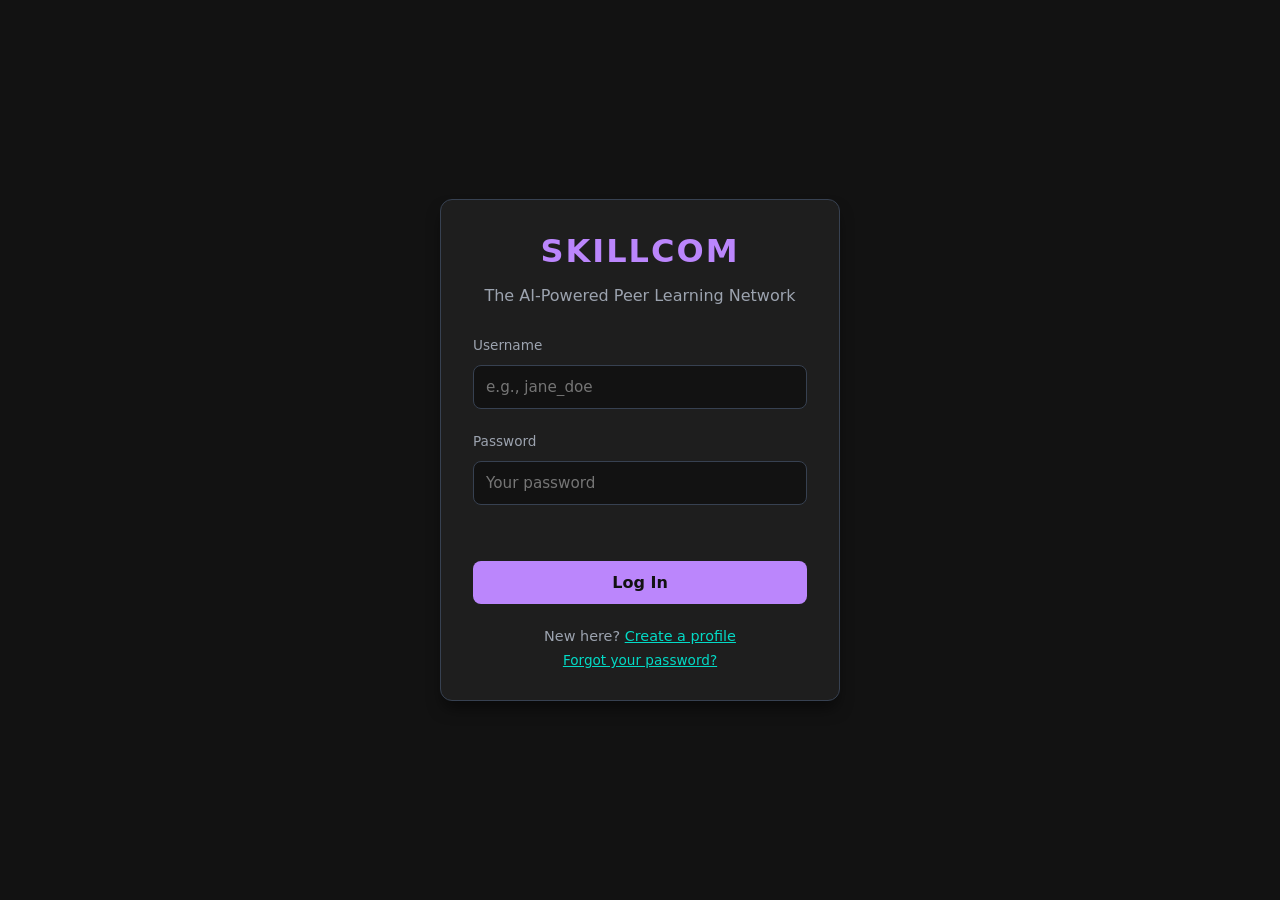
<file: index.html>
<!DOCTYPE html>
<html lang="en">
<head>
    <meta charset="UTF-8">
    <title>Skillcom</title>
    <meta http-equiv="refresh" content="0; url=login.html">
</head>
<body>
    <script>window.location.href = "login.html";</script>
    <p style="font-family: system-ui; color: #9ca3af; padding: 2rem;">Redirecting to Skillcom login…</p>
</body>
</html>
</file>
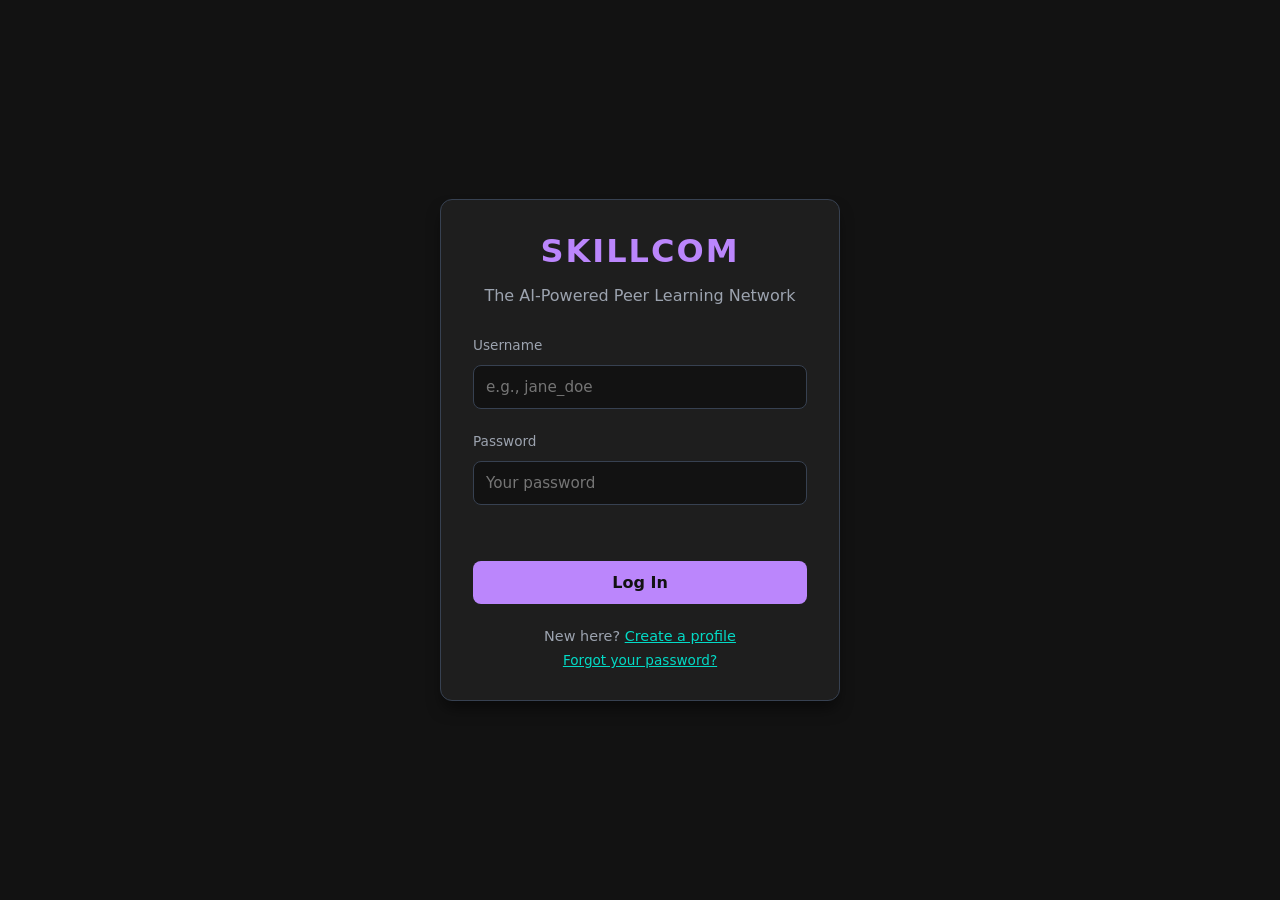
<file: admin-dashboard.html>
<!DOCTYPE html>
<html lang="en">
<head>
    <meta charset="UTF-8">
    <script>(function(){try{document.documentElement.setAttribute("data-theme", localStorage.getItem("skillcom-theme")||"dark");}catch(e){}})();</script>
    <title>Skillcom - Admin Dashboard</title>
    <link rel="stylesheet" href="style.css">
</head>
<body>
    <div class="container">
        <header style="display: flex; justify-content: space-between; align-items: center; border-bottom: 1px solid var(--border-color); padding-bottom: 1rem; margin-bottom: 2rem;">
            <h1 style="color: var(--accent-primary);">ADMIN DASHBOARD</h1>
            <button class="btn btn-outline btn-small" onclick="logout()">Log out</button>
        </header>

        <div class="meetings-tabs">
            <button class="meetings-tab active" data-tab="members">👥 Members</button>
            <button class="meetings-tab" data-tab="recent">🆕 New Logins</button>
            <button class="meetings-tab" data-tab="all">📜 All Logins</button>
        </div>

        <div id="adminContent">
            <p style="color: var(--text-muted);">Loading...</p>
        </div>
    </div>

    <script src="config.js"></script>
    <script src="app-ui.js"></script>
    <script>
        const token = requireAuth();
        let activeTab = "members";
        let membersCache = null;

        function fmtDate(iso) {
            if (!iso) return "-";
            return new Date(iso).toLocaleString();
        }

        function renderMembers(members) {
            const content = document.getElementById('adminContent');
            if (members.length === 0) {
                content.innerHTML = "<p style='color:var(--text-muted);'>No members yet.</p>";
                return;
            }

            content.innerHTML = members.map(m => `
                <div class="meeting-item">
                    <div>
                        <strong>${m.name}</strong> <span style="color:var(--text-muted); font-family:monospace; font-size:0.8rem;">@${m.username}</span>
                        <div class="meeting-meta">
                            ${m.email || 'No email on file'} · ${m.role} · joined ${fmtDate(m.created_at)}
                        </div>
                        <div class="meeting-meta">
                            Teaches: ${m.skills_offered.join(', ') || '—'} &nbsp;|&nbsp; ${m.reputation_token_count} token${m.reputation_token_count === 1 ? '' : 's'}
                        </div>
                    </div>
                    <div style="display:flex; align-items:center; gap:0.75rem;">
                        <span class="status-badge ${m.is_active ? 'confirmed' : ''}" style="${!m.is_active ? 'border-color: var(--danger); color: var(--danger); background: rgba(248,113,113,0.1);' : ''}">
                            ${m.is_active ? 'ACTIVE' : 'REJECTED'}
                        </span>
                        ${m.role === 'admin'
                            ? ''
                            : m.is_active
                                ? `<button class="btn btn-outline btn-small" onclick="rejectMember('${m.id}')">Reject</button>`
                                : `<button class="btn btn-secondary btn-small" onclick="reinstateMember('${m.id}')">Reinstate</button>`
                        }
                    </div>
                </div>
            `).join("");
        }

        function renderLogins(logins, emptyText) {
            const content = document.getElementById('adminContent');
            if (logins.length === 0) {
                content.innerHTML = `<p style="color:var(--text-muted);">${emptyText}</p>`;
                return;
            }
            content.innerHTML = logins.map(l => `
                <div class="meeting-item">
                    <div>
                        <strong>@${l.username}</strong>
                        <div class="meeting-meta">${l.role}</div>
                    </div>
                    <div class="meeting-meta">${fmtDate(l.logged_in_at)}</div>
                </div>
            `).join("");
        }

        async function loadTab() {
            const content = document.getElementById('adminContent');
            content.innerHTML = "<p style='color:var(--text-muted);'>Loading...</p>";

            try {
                if (activeTab === "members") {
                    const res = await fetch(`${API_BASE}/api/admin/members`, { headers: authHeaders() });
                    if (!checkAdminAuth(res)) return;
                    const data = await res.json();
                    membersCache = data.members;
                    renderMembers(data.members);
                } else {
                    const scope = activeTab === "recent" ? "recent" : "all";
                    const res = await fetch(`${API_BASE}/api/admin/logins?scope=${scope}`, { headers: authHeaders() });
                    if (!checkAdminAuth(res)) return;
                    const data = await res.json();
                    renderLogins(data.logins, scope === "recent" ? "No logins in the last 24 hours." : "No login history yet.");
                }
            } catch (err) {
                content.innerHTML = "<p class='error-text'>Cannot reach the Skillcom server. Is main.py running?</p>";
            }
        }

        function checkAdminAuth(res) {
            if (res.status === 401) { logout(); return false; }
            if (res.status === 403) {
                alert("Admin access required.");
                window.location.href = "home.html";
                return false;
            }
            return true;
        }

        async function rejectMember(id) {
            if (!confirm("Suspend this member's account? They won't be able to log in until reinstated.")) return;
            const res = await fetch(`${API_BASE}/api/admin/members/${id}/reject`, { method: "POST", headers: authHeaders() });
            if (res.ok) loadTab();
        }

        async function reinstateMember(id) {
            const res = await fetch(`${API_BASE}/api/admin/members/${id}/reinstate`, { method: "POST", headers: authHeaders() });
            if (res.ok) loadTab();
        }

        document.querySelectorAll('.meetings-tab').forEach(tabBtn => {
            tabBtn.addEventListener('click', () => {
                document.querySelectorAll('.meetings-tab').forEach(b => b.classList.remove('active'));
                tabBtn.classList.add('active');
                activeTab = tabBtn.dataset.tab;
                loadTab();
            });
        });

        window.onload = () => {
            const currentUser = JSON.parse(localStorage.getItem('currentUser') || '{}');
            if (currentUser.role !== 'admin') {
                window.location.href = "home.html";
                return;
            }
            loadTab();
        };
    </script>
</body>
</html>
</file>
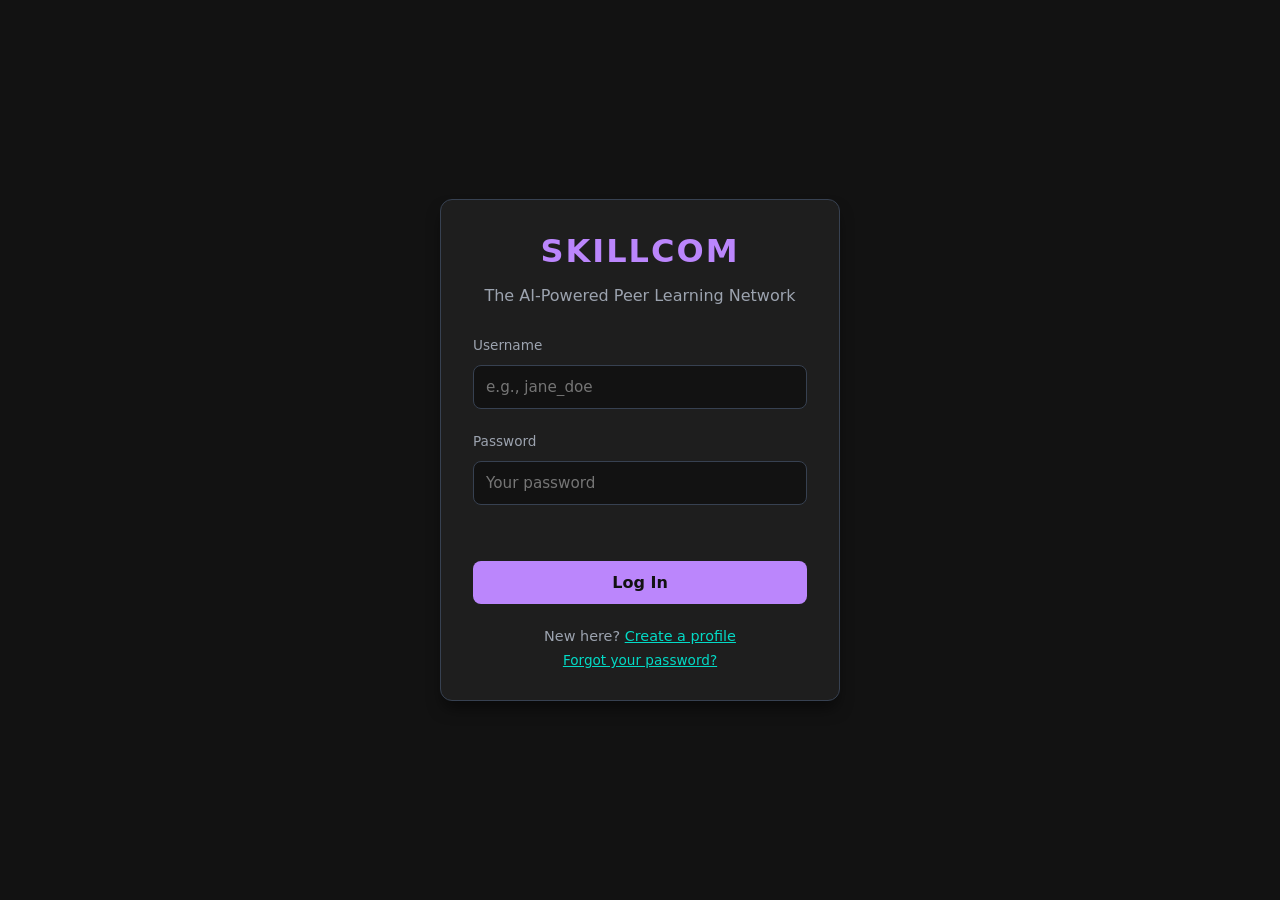
<file: booking.html>
<!DOCTYPE html>
<html lang="en">
<head>
    <meta charset="UTF-8">
    <script>(function(){try{document.documentElement.setAttribute("data-theme", localStorage.getItem("skillcom-theme")||"dark");}catch(e){}})();</script>
    <title>Skillcom - Schedule Barter</title>
    <link rel="stylesheet" href="style.css">
</head>
<body>
    <div class="container" style="display: flex; justify-content: center; align-items: center; min-height: 100vh;">
        <form id="bookingForm" class="card" style="width: 100%; max-width: 500px;">
            <h2 style="margin-bottom: 0.5rem;">Initiate Barter Request</h2>
            <p style="color: var(--text-muted); margin-bottom: 1.5rem;">Define exchange terms with your peer.</p>

            <label>Peer Selected</label>
            <input type="text" id="targetPeer" readonly style="opacity: 0.7; cursor: not-allowed;">

            <label>Your Skill Offer</label>
            <select id="myOffer" required></select>
            <p class="helper-text">Only skills you've selected as ones you teach — set these on your profile.</p>

            <label>Requested Learning Topic</label>
            <select id="requestedTopic" required></select>
            <p class="helper-text">Only skills this peer has listed as ones they teach.</p>

            <label>Proposed Date & Time</label>
            <input type="datetime-local" id="sessionTime" required style="color-scheme: dark;">

            <p class="error-text" id="errorMsg"></p>

            <button type="submit" class="btn btn-secondary">Send Barter Proposal</button>
        </form>
    </div>

    <script src="config.js"></script>
    <script src="app-ui.js"></script>
    <script>
        const token = requireAuth();
        const selectedPeer = JSON.parse(localStorage.getItem('selectedPeer') || '{}');
        const currentUser = JSON.parse(localStorage.getItem('currentUser') || '{}');

        function errorMsgEl() { return document.getElementById('errorMsg'); }
        function disableSubmit() { document.querySelector('#bookingForm button[type="submit"]').disabled = true; }

        function populateSkillDropdowns() {
            const offerSelect = document.getElementById('myOffer');
            const topicSelect = document.getElementById('requestedTopic');

            const myTeachable = currentUser.skills_offered || [];
            const peerTeachable = selectedPeer.skills_offered || [];

            if (myTeachable.length === 0) {
                errorMsgEl().innerText = "You haven't selected any skills you can teach on your profile yet — add at least one before proposing an exchange.";
                disableSubmit();
                return;
            }
            if (peerTeachable.length === 0) {
                errorMsgEl().innerText = `${selectedPeer.name} hasn't listed any skills they can teach yet, so a session can't be proposed.`;
                disableSubmit();
                return;
            }

            myTeachable.forEach(skill => offerSelect.appendChild(new Option(skill, skill)));
            peerTeachable.forEach(skill => topicSelect.appendChild(new Option(skill, skill)));
        }

        window.onload = () => {
            if (!selectedPeer.id) { window.location.href = "home.html"; return; }
            document.getElementById('targetPeer').value = selectedPeer.name;
            populateSkillDropdowns();
        };

        document.getElementById('bookingForm').addEventListener('submit', async (e) => {
            e.preventDefault();
            const errorMsg = document.getElementById('errorMsg');
            errorMsg.innerText = "";

            const payload = {
                to_user: selectedPeer.id,
                my_offer: document.getElementById('myOffer').value,
                topic: document.getElementById('requestedTopic').value,
                session_time: document.getElementById('sessionTime').value
            };

            try {
                const res = await fetch(`${API_BASE}/api/sessions/propose`, {
                    method: "POST",
                    headers: { "Content-Type": "application/json", ...authHeaders() },
                    body: JSON.stringify(payload)
                });
                const data = await res.json();

                if (!res.ok) {
                    errorMsg.innerText = data.detail || "Could not create the session proposal.";
                    return;
                }

                window.location.href = `session.html?id=${data.session_id}`;
            } catch (err) {
                errorMsg.innerText = "Cannot reach the Skillcom server. Is main.py running?";
            }
        });
    </script>
</body>
</html>
</file>
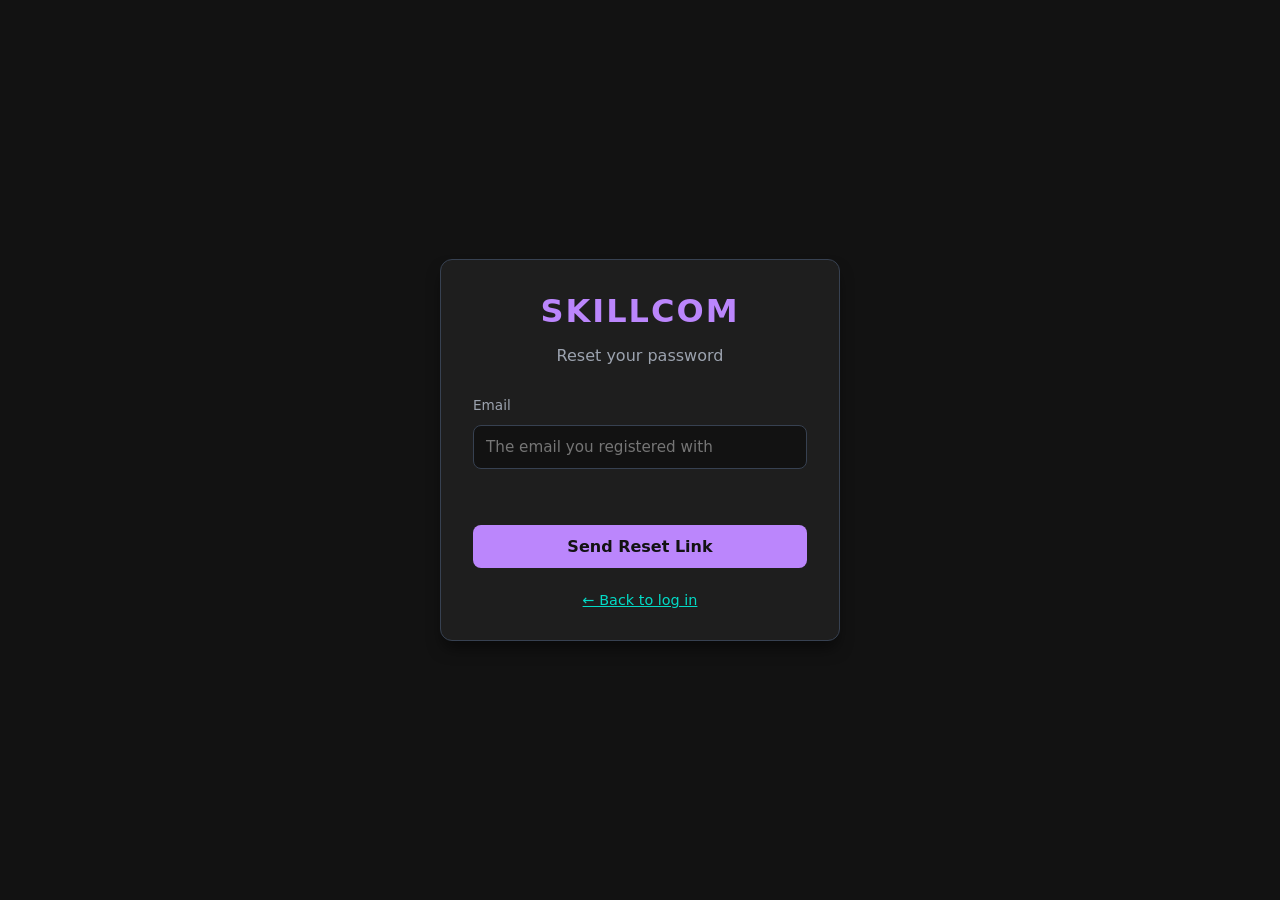
<file: forgot-password.html>
<!DOCTYPE html>
<html lang="en">
<head>
    <meta charset="UTF-8">
    <script>(function(){try{document.documentElement.setAttribute("data-theme", localStorage.getItem("skillcom-theme")||"dark");}catch(e){}})();</script>
    <title>Skillcom - Forgot Password</title>
    <link rel="stylesheet" href="style.css">
</head>
<body style="justify-content: center; align-items: center;">

    <div class="card" style="text-align: center; max-width: 400px; width: 90%;">
        <h1 style="color: var(--accent-primary); letter-spacing: 2px;">SKILLCOM</h1>
        <p style="color: var(--text-muted); margin: 1rem 0 2rem;">Reset your password</p>

        <form id="forgotForm" style="text-align: left;">
            <label>Email</label>
            <input type="email" id="email" required placeholder="The email you registered with">

            <p class="error-text" id="errorMsg"></p>
            <p id="successMsg" style="color: var(--success); font-size: 0.85rem; margin-top: -1rem; margin-bottom: 1rem; display:none;"></p>

            <button type="submit" class="btn">Send Reset Link</button>
        </form>

        <p style="margin-top: 1.5rem; font-size: 0.9rem; color: var(--text-muted);">
            <a href="login.html" style="color: var(--accent-secondary);">← Back to log in</a>
        </p>
    </div>

    <script src="config.js"></script>
    <script src="app-ui.js"></script>
    <script>
        document.getElementById('forgotForm').addEventListener('submit', async (e) => {
            e.preventDefault();
            const errorMsg = document.getElementById('errorMsg');
            const successMsg = document.getElementById('successMsg');
            errorMsg.innerText = "";
            successMsg.style.display = "none";

            const email = document.getElementById('email').value.trim();

            try {
                const res = await fetch(`${API_BASE}/api/password-reset/request`, {
                    method: "POST",
                    headers: { "Content-Type": "application/json" },
                    body: JSON.stringify({ email })
                });
                const data = await res.json();

                if (!res.ok) {
                    errorMsg.innerText = data.detail || "Something went wrong.";
                    return;
                }

                document.getElementById('forgotForm').querySelector('button').disabled = true;
                successMsg.innerText = data.message;
                successMsg.style.display = "block";
            } catch (err) {
                errorMsg.innerText = "Cannot reach the Skillcom server. Is main.py running?";
            }
        });
    </script>
</body>
</html>
</file>
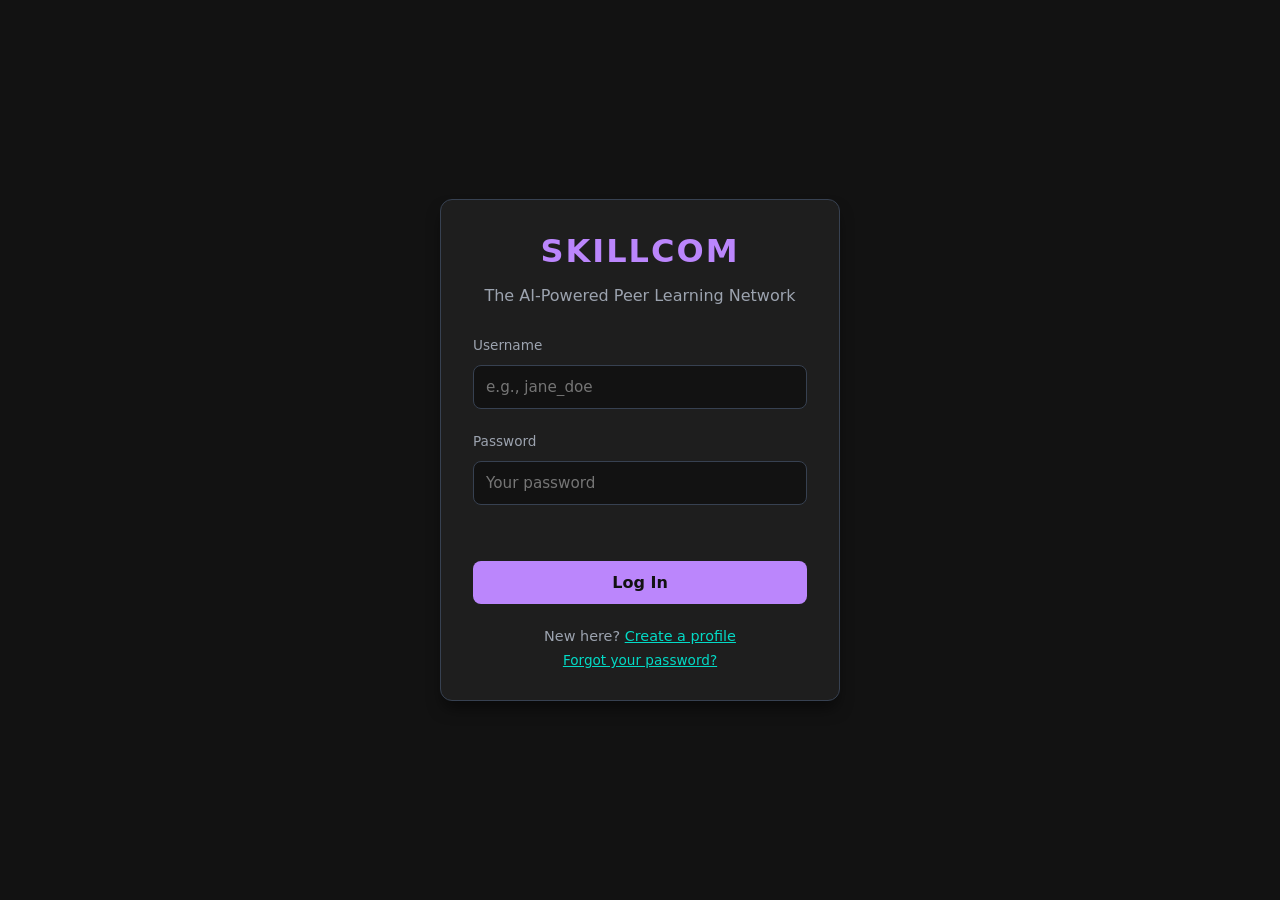
<file: home.html>
<!DOCTYPE html>
<html lang="en">
<head>
    <meta charset="UTF-8">
    <script>(function(){try{document.documentElement.setAttribute("data-theme", localStorage.getItem("skillcom-theme")||"dark");}catch(e){}})();</script>
    <title>Skillcom - Dashboard</title>
    <link rel="stylesheet" href="style.css">
</head>
<body>
    <div class="container">
        <header style="border-bottom: 1px solid var(--border-color); padding-bottom: 1rem; margin-bottom: 1rem;">
            <div style="display: flex; justify-content: space-between; align-items: center;">
                <h1 style="color: var(--accent-primary);">SKILLCOM</h1>
                <div style="display:flex; align-items:center; gap:1.25rem;">
                    <a href="profile.html" style="color: var(--accent-secondary); text-decoration: none;">My Profile</a>
                    <button class="btn btn-outline btn-small" onclick="logout()">Log out</button>
                </div>
            </div>
            <button type="button" class="hamburger-btn" id="hamburgerBtn" aria-label="Open menu">☰</button>
        </header>

        <div class="search-bar">
            <input type="text" id="searchInput" placeholder="Search by skill (e.g. PyTorch) or username...">
            <button class="btn" id="searchBtn">Search</button>
        </div>

        <p id="loadingMsg" style="color: var(--accent-secondary); margin-bottom: 1rem;">Running AI compatibility matching...</p>

        <div id="matchContainer" class="match-grid"></div>
    </div>

    <script src="config.js"></script>
    <script src="app-ui.js"></script>
    <script>
        const token = requireAuth();

        function ringColor(score) {
            if (score >= 70) return "var(--success)";
            if (score >= 40) return "var(--accent-secondary)";
            return "var(--danger)";
        }

        function renderResults(results) {
            const matchContainer = document.getElementById('matchContainer');
            const loadingMsg = document.getElementById('loadingMsg');
            loadingMsg.style.display = 'none';
            matchContainer.innerHTML = "";

            if (!results || results.length === 0) {
                matchContainer.innerHTML = "<p style='color: var(--text-muted);'>No peers found. Try a different skill or username.</p>";
                return;
            }

            results.forEach(peer => {
                const card = document.createElement('div');
                card.className = 'card peer-card';

                const avatarHtml = peer.photo_url
                    ? `<img class="avatar" src="${API_BASE}${peer.photo_url}" alt="${peer.name}">`
                    : `<div class="avatar-placeholder">🎓</div>`;

                const skillChips = peer.skills_offered.map(s => `<span class="skill-chip">${s}</span>`).join("");

                const c = peer.compatibility;
                const color = ringColor(c.match_score);

                card.innerHTML = `
                    <div class="peer-card-header">
                        ${avatarHtml}
                        <div style="flex:1;">
                            <h3 style="margin:0;">${peer.name}</h3>
                            <p style="color: var(--text-muted); font-size: 0.85rem;">@${peer.username}</p>
                        </div>
                        <div class="compat-ring" style="--pct:${c.match_score}; background: conic-gradient(${color} calc(${c.match_score} * 1%), rgba(255,255,255,0.08) 0);" data-label="${c.match_score}%"></div>
                    </div>

                    <div style="margin-top: 1rem;">${skillChips}</div>

                    <div class="token-row">
                        <span class="token-pill">✓ ${c.verified_token_count} verified token${c.verified_token_count === 1 ? '' : 's'}</span>
                        <span>AI trust boost +${c.trust_boost}%</span>
                    </div>

                    <button class="btn" style="padding: 0.6rem; margin-top: 1rem;">View Profile</button>
                `;

                card.addEventListener('click', () => {
                    localStorage.setItem('selectedPeer', JSON.stringify(peer));
                    window.location.href = "peer-profile.html";
                });

                matchContainer.appendChild(card);
            });
        }

        async function search(query) {
            const loadingMsg = document.getElementById('loadingMsg');
            loadingMsg.style.display = 'block';
            loadingMsg.style.color = "var(--accent-secondary)";
            loadingMsg.innerText = "Running AI compatibility matching...";

            try {
                const url = `${API_BASE}/api/users/search?q=${encodeURIComponent(query || "")}`;
                const res = await fetch(url, { headers: authHeaders() });

                if (res.status === 401) { logout(); return; }

                const data = await res.json();
                renderResults(data.results);
            } catch (err) {
                loadingMsg.innerText = "Error: Cannot connect to the Skillcom server. Is main.py running?";
                loadingMsg.style.color = "red";
            }
        }

        document.getElementById('searchBtn').addEventListener('click', () => {
            search(document.getElementById('searchInput').value.trim());
        });
        document.getElementById('searchInput').addEventListener('keydown', (e) => {
            if (e.key === "Enter") search(document.getElementById('searchInput').value.trim());
        });

        // On load, show matches based on the skills the user wants to learn.
        window.onload = () => search("");
    </script>
</body>
</html>
</file>
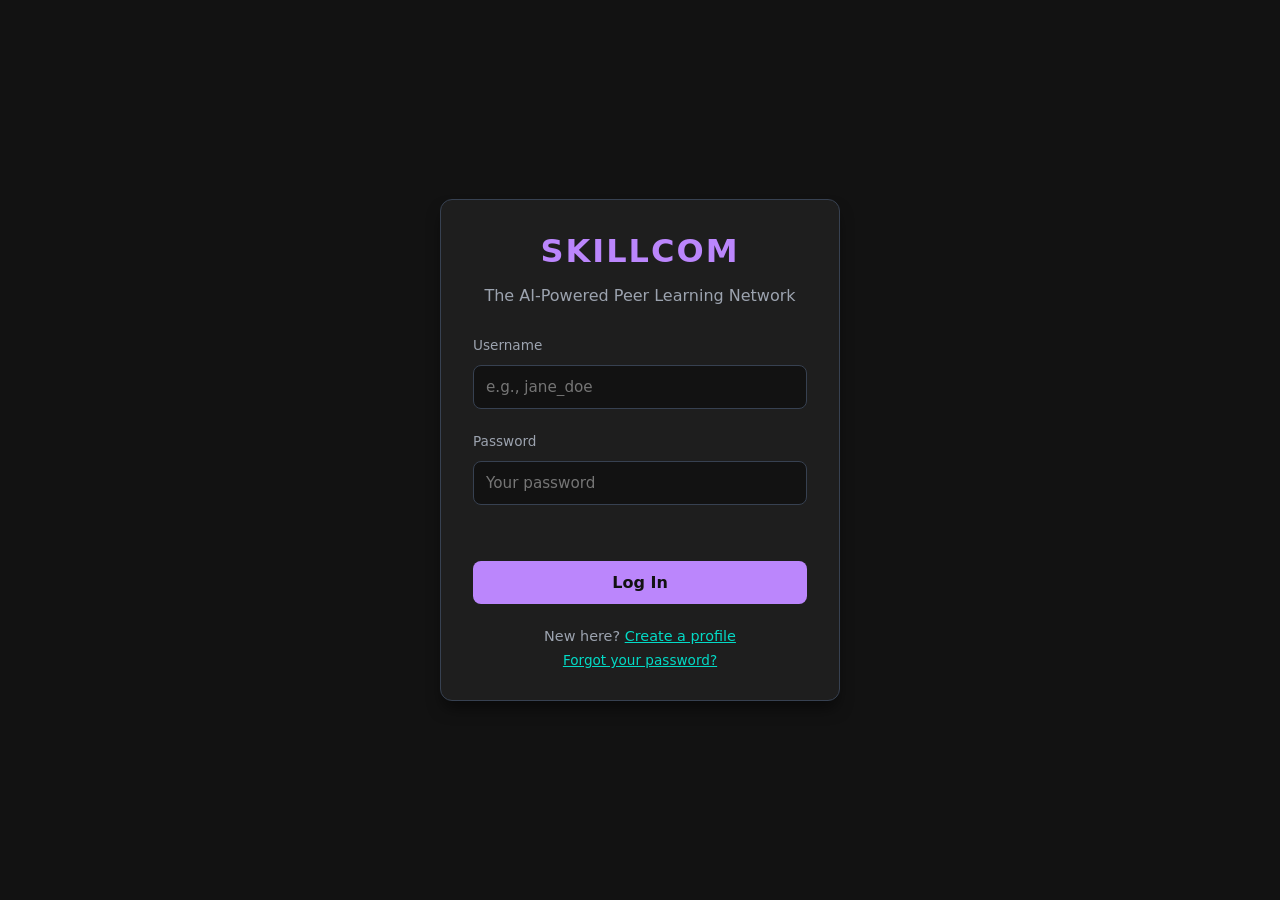
<file: login.html>
<!DOCTYPE html>
<html lang="en">
<head>
    <meta charset="UTF-8">
    <script>(function(){try{document.documentElement.setAttribute("data-theme", localStorage.getItem("skillcom-theme")||"dark");}catch(e){}})();</script>
    <title>Skillcom - Log In</title>
    <link rel="stylesheet" href="style.css">
</head>
<body style="justify-content: center; align-items: center;">

    <div class="card" style="text-align: center; max-width: 400px; width: 90%;">
        <h1 style="color: var(--accent-primary); letter-spacing: 2px;">SKILLCOM</h1>
        <p style="color: var(--text-muted); margin: 1rem 0 2rem;">The AI-Powered Peer Learning Network</p>

        <form id="loginForm" style="text-align: left;">
            <label>Username</label>
            <input type="text" id="username" required autocomplete="username" placeholder="e.g., jane_doe">

            <label>Password</label>
            <input type="password" id="password" required autocomplete="current-password" placeholder="Your password">

            <p class="error-text" id="errorMsg"></p>

            <button type="submit" class="btn">Log In</button>
        </form>

        <p style="margin-top: 1.5rem; font-size: 0.9rem; color: var(--text-muted);">
            New here? <a href="register.html" style="color: var(--accent-secondary);">Create a profile</a>
        </p>
        <p style="margin-top: 0.5rem; font-size: 0.85rem; color: var(--text-muted);">
            <a href="forgot-password.html" style="color: var(--accent-secondary);">Forgot your password?</a>
        </p>
    </div>

    <script src="config.js"></script>
    <script src="app-ui.js"></script>
    <script>
        // If already logged in, skip straight to the right dashboard.
        if (localStorage.getItem('authToken')) {
            const existingUser = JSON.parse(localStorage.getItem('currentUser') || '{}');
            window.location.href = existingUser.role === "admin" ? "admin-dashboard.html" : "home.html";
        }

        document.getElementById('loginForm').addEventListener('submit', async (e) => {
            e.preventDefault();
            const errorMsg = document.getElementById('errorMsg');
            errorMsg.innerText = "";

            const username = document.getElementById('username').value.trim();
            const password = document.getElementById('password').value;

            try {
                const res = await fetch(`${API_BASE}/api/login`, {
                    method: "POST",
                    headers: { "Content-Type": "application/json" },
                    body: JSON.stringify({ username, password })
                });

                const data = await res.json();

                if (!res.ok) {
                    errorMsg.innerText = data.detail || "Login failed.";
                    return;
                }

                localStorage.setItem('authToken', data.access_token);
                localStorage.setItem('currentUser', JSON.stringify(data.user));
                window.location.href = data.user.role === "admin" ? "admin-dashboard.html" : "home.html";
            } catch (err) {
                errorMsg.innerText = "Cannot reach the Skillcom server. Is main.py running?";
            }
        });
    </script>
</body>
</html>
</file>
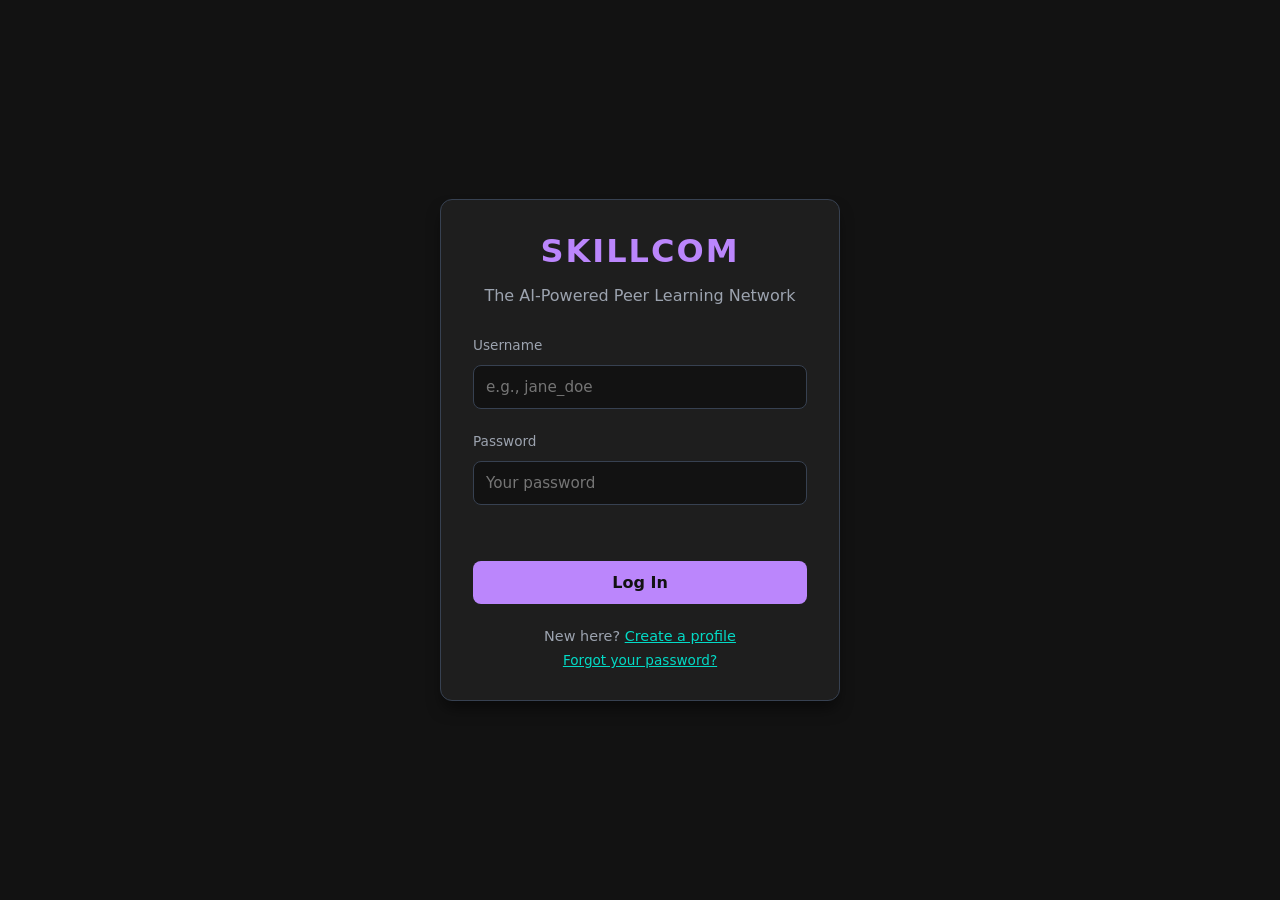
<file: meetings.html>
<!DOCTYPE html>
<html lang="en">
<head>
    <meta charset="UTF-8">
    <script>(function(){try{document.documentElement.setAttribute("data-theme", localStorage.getItem("skillcom-theme")||"dark");}catch(e){}})();</script>
    <title>Skillcom - Meetings</title>
    <link rel="stylesheet" href="style.css">
</head>
<body>
    <div class="container">
        <header style="display: flex; justify-content: space-between; align-items: center; border-bottom: 1px solid var(--border-color); padding-bottom: 1rem; margin-bottom: 2rem;">
            <a href="home.html" style="color: var(--text-muted); text-decoration: none;">← Back to Dashboard</a>
            <h1 style="color: var(--accent-primary); font-size: 1.2rem;">MY MEETINGS</h1>
        </header>

        <div class="meetings-tabs">
            <button class="meetings-tab active" data-tab="arranged">📅 Arranged</button>
            <button class="meetings-tab" data-tab="pending">⏳ Pending</button>
            <button class="meetings-tab" data-tab="occurred">✅ Occurred</button>
        </div>

        <div id="meetingsList">
            <p style="color: var(--text-muted);">Loading meetings...</p>
        </div>
    </div>

    <script src="config.js"></script>
    <script src="app-ui.js"></script>
    <script>
        const token = requireAuth();
        let meetingsData = { pending: [], arranged: [], occurred: [] };
        let activeTab = "arranged";

        const TAB_EMPTY_TEXT = {
            pending: "No pending proposals — waiting on a peer to agree, or propose a new exchange from a peer's profile.",
            arranged: "No arranged meetings yet — once both peers agree to a session, it'll show up here until it happens.",
            occurred: "No meetings have occurred yet.",
        };

        function renderTab() {
            const list = document.getElementById('meetingsList');
            const items = meetingsData[activeTab] || [];

            if (items.length === 0) {
                list.innerHTML = `<p style="color: var(--text-muted);">${TAB_EMPTY_TEXT[activeTab]}</p>`;
                return;
            }

            list.innerHTML = items.map(m => `
                <div class="meeting-item">
                    <div>
                        <strong>${m.topic}</strong>
                        <div class="meeting-meta">
                            with ${m.peer ? m.peer.name : 'Unknown'} · offering ${m.my_offer} · ${m.session_time.replace('T', ' ')}
                        </div>
                    </div>
                    <div style="display:flex; align-items:center; gap:0.75rem;">
                        <span class="status-badge ${m.status === 'CONFIRMED' ? 'confirmed' : ''}">${m.status}</span>
                        <button class="btn btn-secondary btn-small" onclick="window.location.href='session.html?id=${m.session_id}'">Open</button>
                    </div>
                </div>
            `).join("");
        }

        document.querySelectorAll('.meetings-tab').forEach(tabBtn => {
            tabBtn.addEventListener('click', () => {
                document.querySelectorAll('.meetings-tab').forEach(b => b.classList.remove('active'));
                tabBtn.classList.add('active');
                activeTab = tabBtn.dataset.tab;
                renderTab();
            });
        });

        async function loadMeetings() {
            try {
                const res = await fetch(`${API_BASE}/api/meetings`, { headers: authHeaders() });
                if (res.status === 401) { logout(); return; }
                meetingsData = await res.json();
                renderTab();
            } catch (err) {
                document.getElementById('meetingsList').innerHTML =
                    `<p class="error-text">Cannot reach the Skillcom server. Is main.py running?</p>`;
            }
        }

        window.onload = loadMeetings;
    </script>
</body>
</html>
</file>
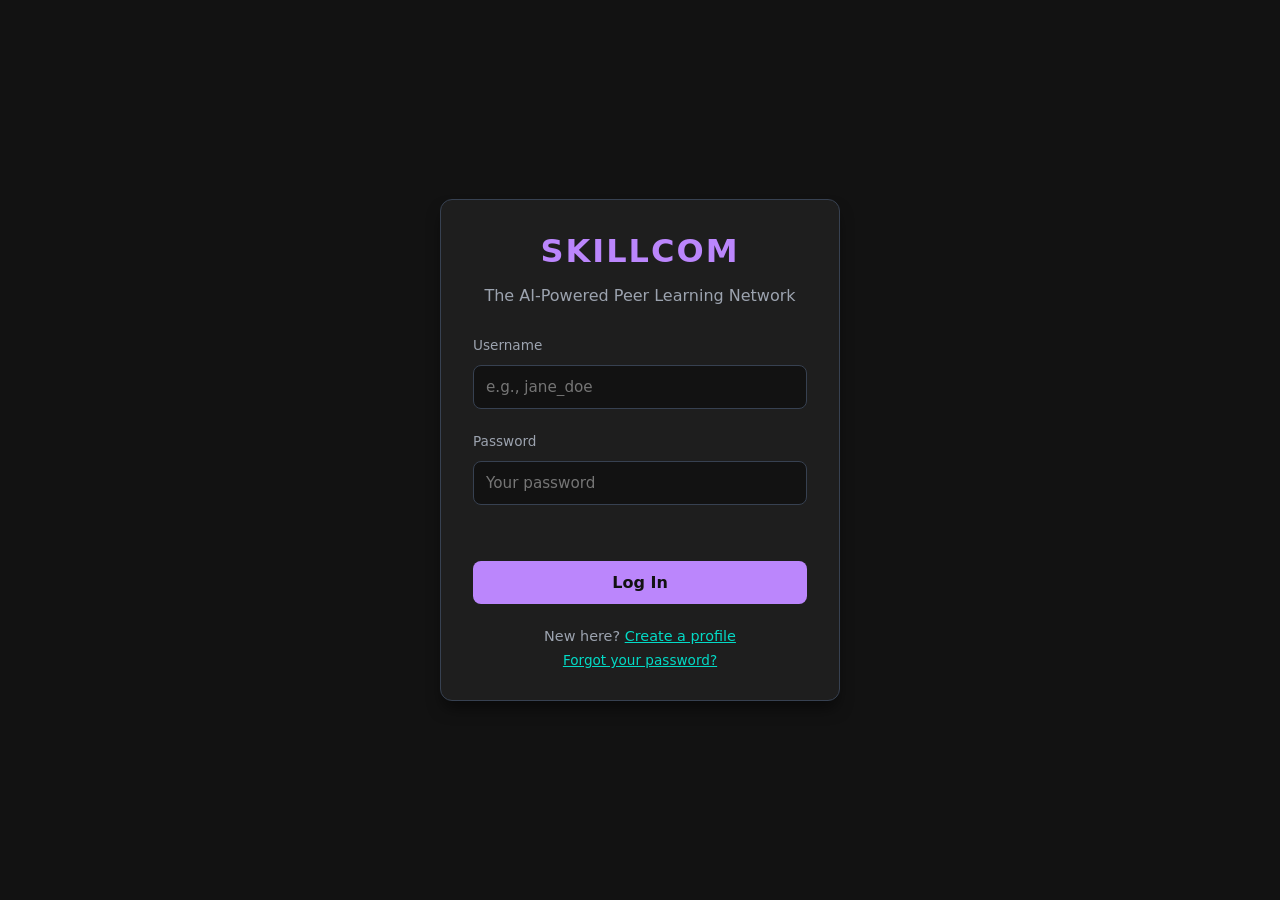
<file: peer-profile.html>
<!DOCTYPE html>
<html lang="en">
<head>
    <meta charset="UTF-8">
    <script>(function(){try{document.documentElement.setAttribute("data-theme", localStorage.getItem("skillcom-theme")||"dark");}catch(e){}})();</script>
    <title>Skillcom - Peer Profile</title>
    <link rel="stylesheet" href="style.css">
</head>
<body>
    <div class="container">
        <header style="display: flex; justify-content: space-between; align-items: center; border-bottom: 1px solid var(--border-color); padding-bottom: 1rem; margin-bottom: 2rem;">
            <a href="home.html" style="color: var(--text-muted); text-decoration: none;">← Back to Dashboard</a>
            <h1 style="color: var(--accent-primary); font-size: 1.2rem;">SKILLCOM PEER</h1>
        </header>

        <div class="card" style="margin-bottom: 1.5rem;">
            <div class="peer-card-header">
                <img class="avatar" id="peerAvatarImg" style="display:none;" alt="Peer photo">
                <div class="avatar-placeholder" id="peerAvatarPlaceholder">🎓</div>
                <div style="flex:1;">
                    <h2 id="peerName">Loading Peer...</h2>
                    <p style="color: var(--accent-secondary); font-family: monospace; font-size: 0.85rem;" id="peerUsername">@...</p>
                </div>
                <div class="compat-ring" id="compatRing" data-label="--"></div>
            </div>

            <h3 style="margin: 1.5rem 0 0.5rem; font-size: 1rem;">Skills Offered (Can Teach)</h3>
            <div id="peerOffers">-</div>

            <h3 style="margin: 1.5rem 0 0.5rem; font-size: 1rem;">Verified On-Chain Reputation Tokens</h3>
            <div id="peerBadges" style="display: flex; gap: 0.5rem; flex-wrap: wrap;">-</div>
        </div>

        <div class="card">
            <h3 style="margin-bottom: 1rem;">Chat with <span id="chatPeerName">peer</span></h3>
            <div class="chat-window" id="chatWindow"></div>
            <div class="chat-input-row">
                <input type="text" id="chatInput" placeholder="Say hi, agree on details, then hit Exchange...">
                <button class="btn btn-secondary" id="sendMsgBtn">Send</button>
            </div>

            <button id="exchangeBtn" class="btn">🤝 Exchange — Propose a Barter Session</button>
        </div>
    </div>

    <script src="config.js"></script>
    <script src="app-ui.js"></script>
    <script>
        const token = requireAuth();
        let pollTimer = null;

        const selectedPeer = JSON.parse(localStorage.getItem('selectedPeer') || '{}');

        function renderPeer(peer) {
            document.getElementById('peerName').innerText = peer.name;
            document.getElementById('peerUsername').innerText = "@" + peer.username;
            document.getElementById('chatPeerName').innerText = peer.name;

            if (peer.photo_url) {
                const img = document.getElementById('peerAvatarImg');
                img.src = `${API_BASE}${peer.photo_url}`;
                img.style.display = 'block';
                document.getElementById('peerAvatarPlaceholder').style.display = 'none';
            }

            document.getElementById('peerOffers').innerHTML = peer.skills_offered
                .map(s => `<span class="skill-chip">${s}</span>`).join("");

            const tokens = peer.reputation_tokens || [];
            document.getElementById('peerBadges').innerHTML = tokens.length
                ? tokens.map(t => `<span class="token-pill">${t.on_chain ? '⛓' : '✓'} ${t.skill} · ${t.id}</span>`).join("")
                : "<span style='color: var(--text-muted); font-size: 0.85rem;'>No tokens minted yet.</span>";

            if (peer.compatibility) {
                const c = peer.compatibility;
                const ring = document.getElementById('compatRing');
                ring.style.background = `conic-gradient(var(--accent-secondary) calc(${c.match_score} * 1%), rgba(255,255,255,0.08) 0)`;
                ring.setAttribute('data-label', c.match_score + '%');
            }
        }

        async function loadPeer() {
            if (!selectedPeer.id) { window.location.href = "home.html"; return; }
            try {
                const res = await fetch(`${API_BASE}/api/users/${selectedPeer.id}`, { headers: authHeaders() });
                if (res.status === 401) { logout(); return; }
                const peer = await res.json();
                localStorage.setItem('selectedPeer', JSON.stringify(peer));
                renderPeer(peer);
            } catch (err) {
                renderPeer(selectedPeer);
            }
        }

        function renderMessages(messages) {
            const chatWindow = document.getElementById('chatWindow');
            const wasAtBottom = chatWindow.scrollTop + chatWindow.clientHeight >= chatWindow.scrollHeight - 10;

            chatWindow.innerHTML = messages.map(m => `
                <div class="chat-bubble ${m.is_mine ? 'mine' : 'theirs'}">${m.text}</div>
            `).join("") || "<p style='color: var(--text-muted); font-size: 0.85rem;'>No messages yet — say hello!</p>";

            if (wasAtBottom || messages.length <= 1) {
                chatWindow.scrollTop = chatWindow.scrollHeight;
            }
        }

        async function pollMessages() {
            try {
                const res = await fetch(`${API_BASE}/api/messages/${selectedPeer.id}`, { headers: authHeaders() });
                if (res.status === 401) { logout(); return; }
                const data = await res.json();
                renderMessages(data.messages);
            } catch (err) { /* silent - keep chat resilient to transient network hiccups */ }
        }

        async function sendMessage() {
            const input = document.getElementById('chatInput');
            const text = input.value.trim();
            if (!text) return;
            input.value = "";

            await fetch(`${API_BASE}/api/messages`, {
                method: "POST",
                headers: { "Content-Type": "application/json", ...authHeaders() },
                body: JSON.stringify({ to_user: selectedPeer.id, text })
            });
            pollMessages();
        }

        document.getElementById('sendMsgBtn').addEventListener('click', sendMessage);
        document.getElementById('chatInput').addEventListener('keydown', (e) => {
            if (e.key === "Enter") sendMessage();
        });

        document.getElementById('exchangeBtn').addEventListener('click', () => {
            window.location.href = "booking.html";
        });

        window.onload = () => {
            renderPeer(selectedPeer);
            loadPeer();
            pollMessages();
            pollTimer = setInterval(pollMessages, 3000);
        };
        window.onbeforeunload = () => { if (pollTimer) clearInterval(pollTimer); };
    </script>
</body>
</html>
</file>
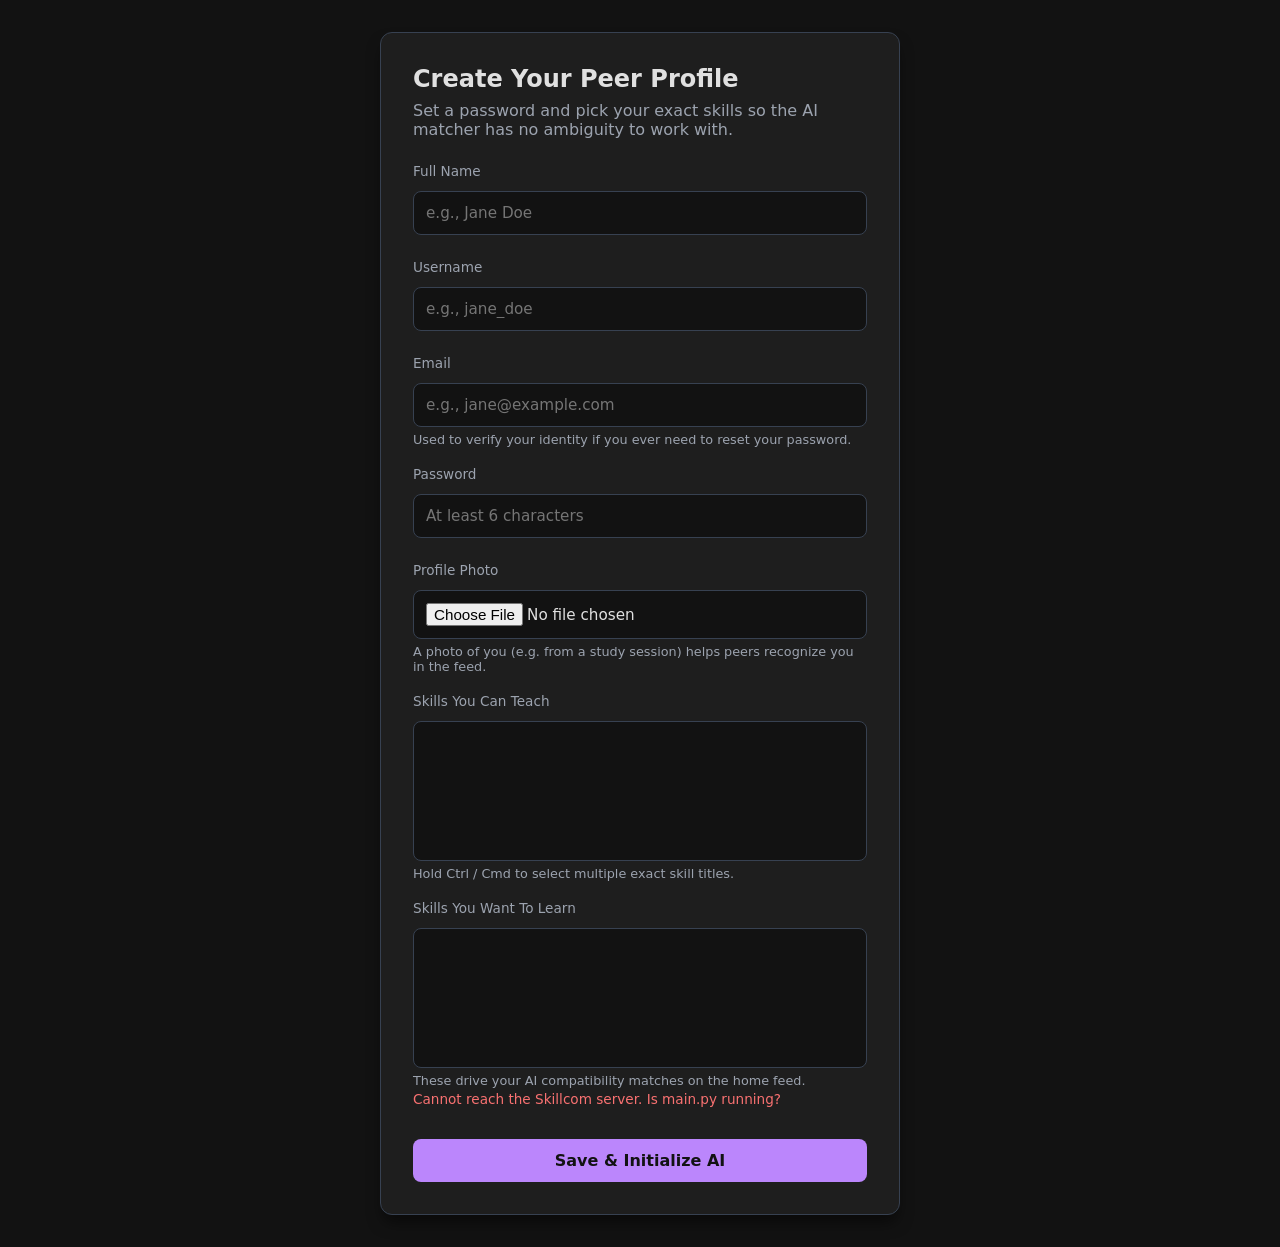
<file: register.html>
<!DOCTYPE html>
<html lang="en">
<head>
    <meta charset="UTF-8">
    <script>(function(){try{document.documentElement.setAttribute("data-theme", localStorage.getItem("skillcom-theme")||"dark");}catch(e){}})();</script>
    <title>Skillcom - Create Profile</title>
    <link rel="stylesheet" href="style.css">
</head>
<body>
    <div class="container" style="display: flex; justify-content: center; align-items: center; min-height: 100vh;">
        <form id="profileForm" class="card" style="width: 100%; max-width: 520px;" enctype="multipart/form-data">
            <h2 style="margin-bottom: 0.5rem;">Create Your Peer Profile</h2>
            <p style="color: var(--text-muted); margin-bottom: 1.5rem;">Set a password and pick your exact skills so the AI matcher has no ambiguity to work with.</p>

            <label>Full Name</label>
            <input type="text" id="name" required placeholder="e.g., Jane Doe">

            <label>Username</label>
            <input type="text" id="username" required placeholder="e.g., jane_doe" pattern="[a-zA-Z0-9_\.]+">

            <label>Email</label>
            <input type="email" id="email" required placeholder="e.g., jane@example.com">
            <p class="helper-text">Used to verify your identity if you ever need to reset your password.</p>

            <label>Password</label>
            <input type="password" id="password" required minlength="6" placeholder="At least 6 characters">

            <label>Profile Photo</label>
            <input type="file" id="photo" accept="image/*">
            <p class="helper-text">A photo of you (e.g. from a study session) helps peers recognize you in the feed.</p>

            <label>Skills You Can Teach</label>
            <select id="skillsOffered" multiple></select>
            <p class="helper-text">Hold Ctrl / Cmd to select multiple exact skill titles.</p>

            <label>Skills You Want To Learn</label>
            <select id="skillsWanted" multiple></select>
            <p class="helper-text">These drive your AI compatibility matches on the home feed.</p>

            <p class="error-text" id="errorMsg"></p>

            <button type="submit" class="btn">Save & Initialize AI</button>
        </form>
    </div>

    <script src="config.js"></script>
    <script src="app-ui.js"></script>
    <script>
        async function loadSkillOptions() {
            try {
                const res = await fetch(`${API_BASE}/api/skills`);
                const data = await res.json();
                const offeredSelect = document.getElementById('skillsOffered');
                const wantedSelect = document.getElementById('skillsWanted');

                data.skills.forEach(skill => {
                    offeredSelect.appendChild(new Option(skill, skill));
                    wantedSelect.appendChild(new Option(skill, skill));
                });
            } catch (err) {
                document.getElementById('errorMsg').innerText = "Cannot reach the Skillcom server. Is main.py running?";
            }
        }
        window.onload = loadSkillOptions;

        document.getElementById('profileForm').addEventListener('submit', async (e) => {
            e.preventDefault();
            const errorMsg = document.getElementById('errorMsg');
            errorMsg.innerText = "";

            const offered = Array.from(document.getElementById('skillsOffered').selectedOptions).map(o => o.value);
            const wanted = Array.from(document.getElementById('skillsWanted').selectedOptions).map(o => o.value);

            if (offered.length === 0 || wanted.length === 0) {
                errorMsg.innerText = "Pick at least one skill you can teach and one you want to learn.";
                return;
            }

            const formData = new FormData();
            formData.append("name", document.getElementById('name').value);
            formData.append("username", document.getElementById('username').value);
            formData.append("email", document.getElementById('email').value);
            formData.append("password", document.getElementById('password').value);
            formData.append("skills_offered", offered.join(","));
            formData.append("skills_wanted", wanted.join(","));

            const photoFile = document.getElementById('photo').files[0];
            if (photoFile) formData.append("photo", photoFile);

            try {
                const res = await fetch(`${API_BASE}/api/register`, {
                    method: "POST",
                    body: formData
                });
                const data = await res.json();

                if (!res.ok) {
                    errorMsg.innerText = data.detail || "Registration failed.";
                    return;
                }

                // Registration succeeded -> send them to log in with their new credentials.
                window.location.href = "login.html";
            } catch (err) {
                errorMsg.innerText = "Cannot reach the Skillcom server. Is main.py running?";
            }
        });
    </script>
</body>
</html>
</file>
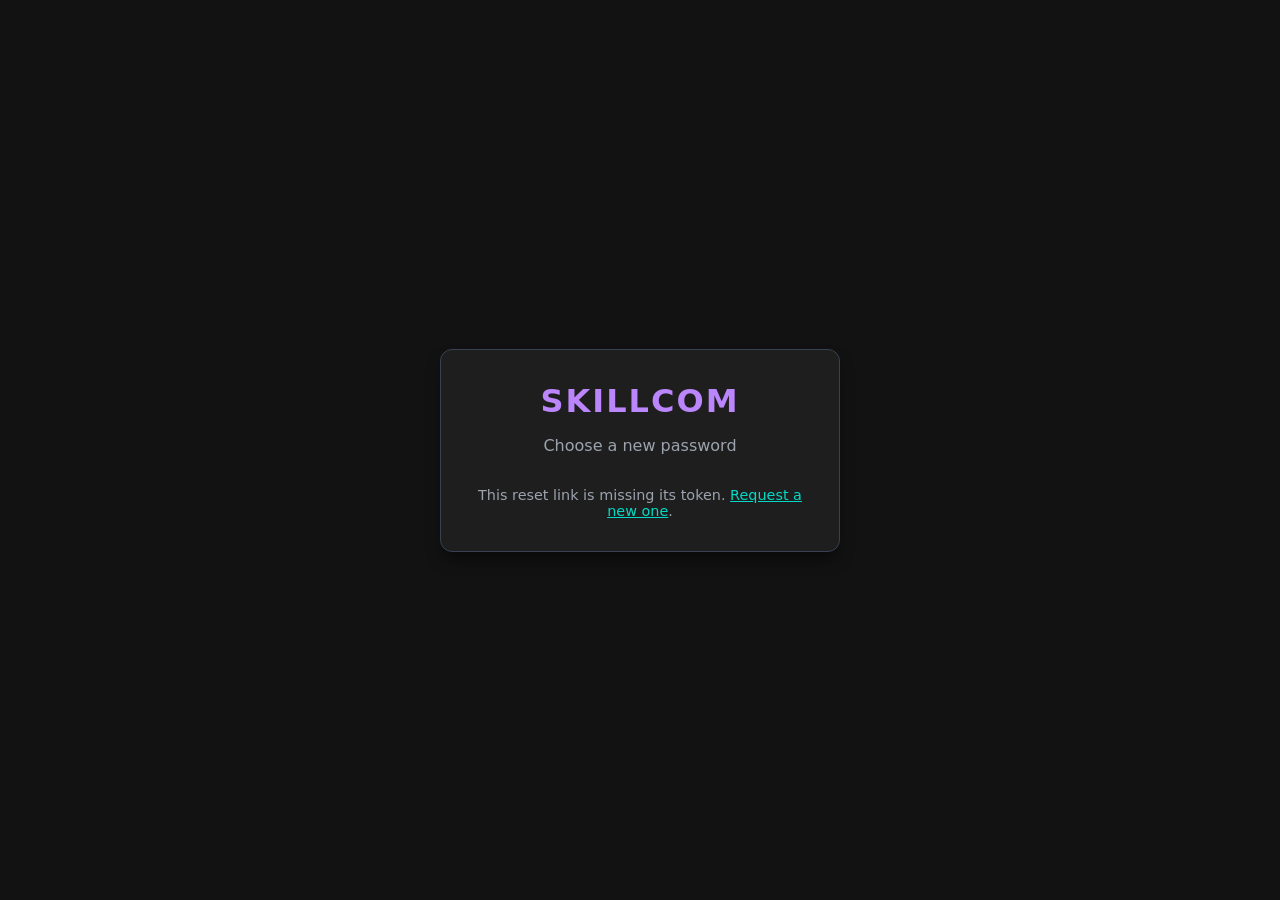
<file: reset-password.html>
<!DOCTYPE html>
<html lang="en">
<head>
    <meta charset="UTF-8">
    <script>(function(){try{document.documentElement.setAttribute("data-theme", localStorage.getItem("skillcom-theme")||"dark");}catch(e){}})();</script>
    <title>Skillcom - Reset Password</title>
    <link rel="stylesheet" href="style.css">
</head>
<body style="justify-content: center; align-items: center;">

    <div class="card" style="text-align: center; max-width: 400px; width: 90%;">
        <h1 style="color: var(--accent-primary); letter-spacing: 2px;">SKILLCOM</h1>
        <p style="color: var(--text-muted); margin: 1rem 0 2rem;">Choose a new password</p>

        <form id="resetForm" style="text-align: left;">
            <label>New Password</label>
            <input type="password" id="newPassword" required minlength="6" placeholder="At least 6 characters">

            <label>Confirm New Password</label>
            <input type="password" id="confirmPassword" required minlength="6" placeholder="Retype your new password">

            <p class="error-text" id="errorMsg"></p>

            <button type="submit" class="btn">Reset Password</button>
        </form>

        <p style="margin-top: 1.5rem; font-size: 0.9rem; color: var(--text-muted);" id="noTokenNote"></p>
    </div>

    <script src="config.js"></script>
    <script src="app-ui.js"></script>
    <script>
        const token = new URLSearchParams(window.location.search).get('token');

        if (!token) {
            document.getElementById('resetForm').style.display = 'none';
            document.getElementById('noTokenNote').innerHTML =
                'This reset link is missing its token. <a href="forgot-password.html" style="color: var(--accent-secondary);">Request a new one</a>.';
        }

        document.getElementById('resetForm').addEventListener('submit', async (e) => {
            e.preventDefault();
            const errorMsg = document.getElementById('errorMsg');
            errorMsg.innerText = "";

            const newPassword = document.getElementById('newPassword').value;
            const confirmPassword = document.getElementById('confirmPassword').value;

            if (newPassword !== confirmPassword) {
                errorMsg.innerText = "Passwords don't match.";
                return;
            }

            try {
                const res = await fetch(`${API_BASE}/api/password-reset/confirm`, {
                    method: "POST",
                    headers: { "Content-Type": "application/json" },
                    body: JSON.stringify({ token, new_password: newPassword })
                });
                const data = await res.json();

                if (!res.ok) {
                    errorMsg.innerText = data.detail || "Could not reset your password.";
                    return;
                }

                window.location.href = "login.html";
            } catch (err) {
                errorMsg.innerText = "Cannot reach the Skillcom server. Is main.py running?";
            }
        });
    </script>
</body>
</html>
</file>
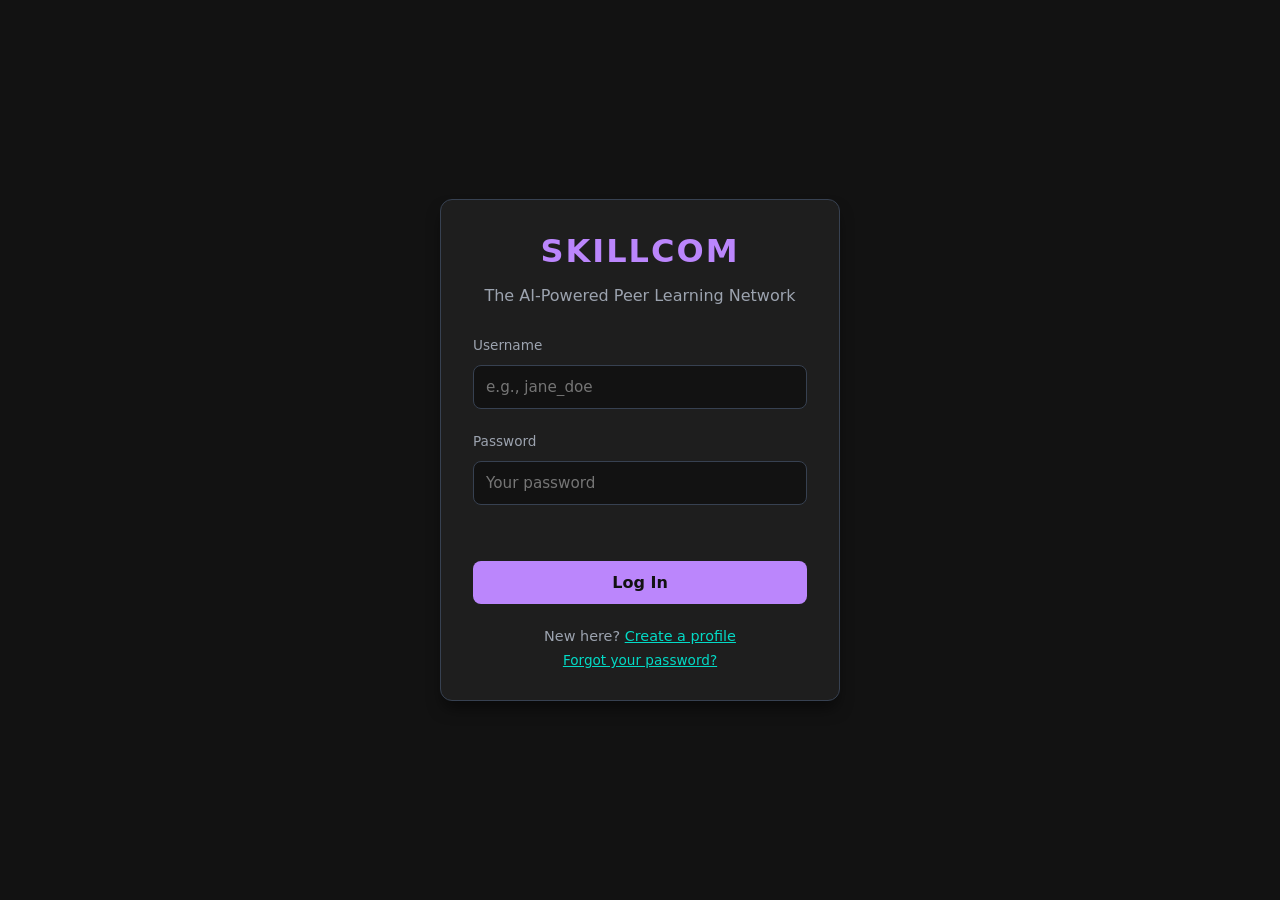
<file: session.html>
<!DOCTYPE html>
<html lang="en">
<head>
    <meta charset="UTF-8">
    <script>(function(){try{document.documentElement.setAttribute("data-theme", localStorage.getItem("skillcom-theme")||"dark");}catch(e){}})();</script>
    <title>Skillcom - Barter Session</title>
    <link rel="stylesheet" href="style.css">
</head>
<body>
    <div class="container">
        <header style="display: flex; justify-content: space-between; align-items: center; border-bottom: 1px solid var(--border-color); padding-bottom: 1rem; margin-bottom: 2rem;">
            <h1 style="color: var(--accent-primary);">BARTER SESSION</h1>
            <span id="sessionStatus" class="status-badge">STATUS: PENDING</span>
        </header>

        <div class="card" style="margin-bottom: 1.5rem;">
            <h2 id="sessionTopic">Topic: -</h2>
            <p style="color: var(--text-muted); margin-top: 0.5rem;" id="sessionDetails">Peer: -</p>
            <p style="color: var(--text-muted); margin-top: 0.25rem;" id="sessionTimeDisplay"></p>
        </div>

        <div class="card" style="border-color: var(--accent-primary);">
            <h3>Confirm the Exchange</h3>
            <p style="color: var(--text-muted); font-size: 0.9rem; margin: 0.5rem 0 1.5rem;" id="agreementHelp">
                Both peers must agree before the session is locked in and reputation tokens are minted.
            </p>

            <button id="agreeBtn" class="btn">Agree to This Session</button>
            <p id="statusText" style="margin-top: 1rem; font-family: monospace; font-size: 0.85rem; color: var(--accent-secondary);"></p>
        </div>
    </div>

    <div class="modal-overlay hidden" id="confirmModal">
        <div class="modal-box">
            <div class="check-icon">✅</div>
            <h2 style="margin-bottom: 0.5rem;">Appointment Created!</h2>
            <p style="color: var(--text-muted); margin-bottom: 1rem;">Both peers have agreed. A reputation token was minted for each of you.</p>
            <p id="mintNote" style="color: var(--text-muted); font-size: 0.85rem; margin-bottom: 1.5rem;"></p>
            <button class="btn btn-secondary" id="downloadReceiptBtn">Download Receipt</button>
            <button class="btn btn-outline" id="backHomeBtn">Back to Dashboard</button>
        </div>
    </div>

    <script src="config.js"></script>
    <script src="app-ui.js"></script>
    <script>
        const token = requireAuth();
        const urlParams = new URLSearchParams(window.location.search);
        const sessionId = urlParams.get('id') || JSON.parse(localStorage.getItem('activeBooking') || '{}').id;
        let pollTimer = null;
        let modalShown = false;

        function setStatusBadge(status) {
            const badge = document.getElementById('sessionStatus');
            badge.innerText = "STATUS: " + status;
            badge.classList.toggle('confirmed', status === 'CONFIRMED');
        }

        async function loadSession() {
            try {
                const res = await fetch(`${API_BASE}/api/sessions/${sessionId}`, { headers: authHeaders() });
                if (res.status === 401) { logout(); return; }
                if (!res.ok) {
                    document.getElementById('statusText').innerText = "Session not found.";
                    return;
                }
                const s = await res.json();

                document.getElementById('sessionTopic').innerText = "Topic: " + s.topic;
                document.getElementById('sessionDetails').innerText =
                    `Peer Partner: ${s.peer ? s.peer.name : '-'} | Exchange: ${s.my_offer}`;
                document.getElementById('sessionTimeDisplay').innerText = "Proposed time: " + s.session_time.replace('T', ' ');

                setStatusBadge(s.status);

                const agreeBtn = document.getElementById('agreeBtn');
                if (s.status === 'CONFIRMED') {
                    agreeBtn.disabled = true;
                    agreeBtn.innerText = "Session Confirmed ✓";
                    document.getElementById('agreementHelp').innerText = "Both peers have agreed — this session is locked in.";
                    if (!modalShown) {
                        modalShown = true;
                        const myToken = (s.minted_tokens || []).find(t => t.user_id === JSON.parse(localStorage.getItem('currentUser') || '{}').id);
                        const mintNote = document.getElementById('mintNote');
                        if (myToken && myToken.on_chain) {
                            mintNote.innerHTML = `⛓ Your token was minted on-chain. <a href="${myToken.explorer_url}" target="_blank" rel="noopener" style="color: var(--accent-secondary);">View transaction</a>`;
                        } else if (myToken) {
                            mintNote.innerText = "Your token was recorded off-chain. Link a wallet on your Profile page to mint future tokens on-chain.";
                        }
                        document.getElementById('confirmModal').classList.remove('hidden');
                        if (pollTimer) clearInterval(pollTimer);
                    }
                } else if (s.i_have_agreed) {
                    agreeBtn.disabled = true;
                    agreeBtn.innerText = "Waiting on your peer to agree...";
                } else {
                    agreeBtn.disabled = false;
                    agreeBtn.innerText = "Agree to This Session";
                }
            } catch (err) {
                document.getElementById('statusText').innerText = "Cannot reach the Skillcom server. Is main.py running?";
            }
        }

        document.getElementById('agreeBtn').addEventListener('click', async () => {
            const statusText = document.getElementById('statusText');
            statusText.innerText = "Registering your agreement with the backend...";
            try {
                const res = await fetch(`${API_BASE}/api/sessions/${sessionId}/agree`, {
                    method: "POST",
                    headers: authHeaders()
                });
                const data = await res.json();
                if (!res.ok) {
                    statusText.innerText = data.detail || "Could not register agreement.";
                    return;
                }
                statusText.innerText = "Agreement recorded.";
                loadSession();
            } catch (err) {
                statusText.innerText = "Cannot reach the Skillcom server.";
            }
        });

        document.getElementById('downloadReceiptBtn').addEventListener('click', async () => {
            const res = await fetch(`${API_BASE}/api/sessions/${sessionId}/receipt`, { headers: authHeaders() });
            if (!res.ok) return;
            const blob = await res.blob();
            const url = window.URL.createObjectURL(blob);
            const a = document.createElement('a');
            a.href = url;
            a.download = `skillcom-receipt-${sessionId}.pdf`;
            document.body.appendChild(a);
            a.click();
            a.remove();
        });

        document.getElementById('backHomeBtn').addEventListener('click', () => {
            window.location.href = "home.html";
        });

        window.onload = () => {
            if (!sessionId) { window.location.href = "home.html"; return; }
            loadSession();
            pollTimer = setInterval(loadSession, 3000);
        };
        window.onbeforeunload = () => { if (pollTimer) clearInterval(pollTimer); };
    </script>
</body>
</html>
</file>
<file: style.css>
:root {
  --bg-base: #121212;
  --bg-surface: #1E1E1E;
  --text-main: #E0E0E0;
  --text-muted: #9ca3af;
  --accent-primary: #BB86FC;
  --accent-secondary: #03DAC6;
  --border-color: #374151;
  --danger: #f87171;
  --success: #4ADE80;
}

/* Light mode: white backgrounds, black body text, a softer/darker purple
   accent (full-saturation purple reads too pale against white). Toggled by
   setting data-theme="light" on <html> — see app-ui.js. */
:root[data-theme="light"] {
  --bg-base: #ffffff;
  --bg-surface: #f7f5fb;
  --text-main: #1a1a1a;
  --text-muted: #6b7280;
  --accent-primary: #7C3AED;
  --accent-secondary: #0891B2;
  --border-color: #e2e0eb;
  --danger: #dc2626;
  --success: #16a34a;
}

* {
  transition: background-color 0.2s ease, border-color 0.2s ease, color 0.2s ease;
}

* {
  box-sizing: border-box;
  margin: 0;
  padding: 0;
  font-family: system-ui, -apple-system, sans-serif;
}

body {
  background-color: var(--bg-base);
  color: var(--text-main);
  display: flex;
  flex-direction: column;
  min-height: 100vh;
}

.container {
  max-width: 900px;
  margin: 0 auto;
  padding: 2rem;
  width: 100%;
}

.card {
  background-color: var(--bg-surface);
  border: 1px solid var(--border-color);
  border-radius: 12px;
  padding: 2rem;
  box-shadow: 0 10px 15px -3px rgba(0, 0, 0, 0.5);
}

.btn {
  display: inline-block;
  background-color: var(--accent-primary);
  color: var(--bg-base);
  font-weight: bold;
  padding: 0.75rem 1.5rem;
  border-radius: 8px;
  border: none;
  cursor: pointer;
  width: 100%;
  text-align: center;
  margin-top: 1rem;
  font-size: 1rem;
}

.btn:disabled {
  opacity: 0.5;
  cursor: not-allowed;
}

.btn-secondary {
  background-color: var(--accent-secondary);
}

.btn-outline {
  background: transparent;
  border: 1px solid var(--accent-primary);
  color: var(--accent-primary);
}

.btn-small {
  width: auto;
  padding: 0.5rem 1rem;
  margin-top: 0;
  font-size: 0.85rem;
}

label {
  display: block;
  font-size: 0.85rem;
  color: var(--text-muted);
  margin-bottom: 0.25rem;
}

input, select, textarea {
  width: 100%;
  background-color: var(--bg-base);
  border: 1px solid var(--border-color);
  color: var(--text-main);
  padding: 0.75rem;
  border-radius: 8px;
  margin-top: 0.5rem;
  margin-bottom: 1.5rem;
  font-size: 0.95rem;
}

select[multiple] {
  min-height: 140px;
}

input:focus, select:focus, textarea:focus {
  outline: none;
  border-color: var(--accent-primary);
}

.error-text {
  color: var(--danger);
  font-size: 0.85rem;
  margin-top: -1rem;
  margin-bottom: 1rem;
  min-height: 1rem;
}

.helper-text {
  color: var(--text-muted);
  font-size: 0.8rem;
  margin-top: -1.2rem;
  margin-bottom: 1.2rem;
}

/* ---------- Search bar ---------- */

.search-bar {
  display: flex;
  gap: 0.75rem;
  margin: 1.5rem 0 2rem;
}

.search-bar input {
  margin: 0;
  flex: 1;
}

.search-bar button {
  margin: 0;
  width: auto;
  padding: 0.75rem 1.5rem;
  white-space: nowrap;
}

/* ---------- Instagram-style feed ---------- */

.match-grid {
  display: grid;
  grid-template-columns: repeat(auto-fit, minmax(260px, 1fr));
  gap: 1.5rem;
}

.peer-card {
  cursor: pointer;
  transition: transform 0.15s ease, border-color 0.15s ease;
}

.peer-card:hover {
  transform: translateY(-2px);
  border-color: var(--accent-primary);
}

.peer-card-header {
  display: flex;
  align-items: center;
  gap: 1rem;
}

.avatar {
  width: 56px;
  height: 56px;
  border-radius: 50%;
  object-fit: cover;
  background: var(--bg-base);
  border: 2px solid var(--accent-secondary);
  flex-shrink: 0;
}

.avatar-placeholder {
  width: 56px;
  height: 56px;
  border-radius: 50%;
  background: var(--bg-base);
  border: 2px solid var(--accent-secondary);
  display: flex;
  align-items: center;
  justify-content: center;
  font-size: 1.4rem;
  flex-shrink: 0;
}

.skill-chip {
  display: inline-block;
  background: rgba(187, 134, 252, 0.12);
  border: 1px solid var(--accent-primary);
  color: var(--accent-primary);
  padding: 0.2rem 0.6rem;
  border-radius: 999px;
  font-size: 0.75rem;
  margin: 0.2rem 0.3rem 0 0;
}

/* AI compatibility ring - conic-gradient donut, colour reflects trust/verification */
.compat-ring {
  --pct: 0;
  width: 64px;
  height: 64px;
  border-radius: 50%;
  background: conic-gradient(var(--accent-secondary) calc(var(--pct) * 1%), rgba(255,255,255,0.08) 0);
  display: flex;
  align-items: center;
  justify-content: center;
  flex-shrink: 0;
}

.compat-ring::before {
  content: attr(data-label);
  width: 50px;
  height: 50px;
  border-radius: 50%;
  background: var(--bg-surface);
  display: flex;
  align-items: center;
  justify-content: center;
  font-size: 0.8rem;
  font-weight: bold;
  color: var(--text-main);
}

.token-row {
  display: flex;
  align-items: center;
  gap: 0.35rem;
  font-size: 0.75rem;
  color: var(--text-muted);
  margin-top: 0.4rem;
}

.token-pill {
  background: rgba(3, 218, 198, 0.12);
  border: 1px solid var(--accent-secondary);
  color: var(--accent-secondary);
  padding: 0.1rem 0.5rem;
  border-radius: 999px;
  font-family: monospace;
}

/* ---------- Chat ---------- */

.chat-window {
  height: 320px;
  overflow-y: auto;
  border: 1px solid var(--border-color);
  border-radius: 8px;
  background: var(--bg-base);
  padding: 1rem;
  display: flex;
  flex-direction: column;
  gap: 0.5rem;
  margin-bottom: 1rem;
}

.chat-bubble {
  max-width: 75%;
  padding: 0.5rem 0.85rem;
  border-radius: 14px;
  font-size: 0.9rem;
  line-height: 1.35;
}

.chat-bubble.mine {
  align-self: flex-end;
  background: var(--accent-primary);
  color: var(--bg-base);
  border-bottom-right-radius: 4px;
}

.chat-bubble.theirs {
  align-self: flex-start;
  background: var(--bg-surface);
  border: 1px solid var(--border-color);
  border-bottom-left-radius: 4px;
}

.chat-input-row {
  display: flex;
  gap: 0.75rem;
  align-items: flex-start;
}

.chat-input-row input {
  margin: 0;
  flex: 1;
}

.chat-input-row button {
  margin: 0;
  width: auto;
  padding: 0.75rem 1.25rem;
}

/* ---------- Modal / popup ---------- */

.modal-overlay {
  position: fixed;
  inset: 0;
  background: rgba(0,0,0,0.6);
  display: flex;
  align-items: center;
  justify-content: center;
  z-index: 100;
}

.modal-box {
  background: var(--bg-surface);
  border: 1px solid var(--accent-secondary);
  border-radius: 12px;
  padding: 2rem;
  max-width: 400px;
  width: 90%;
  text-align: center;
}

.modal-box .check-icon {
  font-size: 3rem;
  margin-bottom: 1rem;
}

.hidden {
  display: none !important;
}

/* ---------- Status badges ---------- */

.status-badge {
  padding: 0.25rem 0.75rem;
  border-radius: 12px;
  font-size: 0.8rem;
  font-weight: bold;
  border: 1px solid var(--accent-secondary);
  color: var(--accent-secondary);
  background: rgba(3, 218, 198, 0.1);
}

.status-badge.confirmed {
  border-color: var(--success);
  color: var(--success);
  background: rgba(74, 222, 128, 0.1);
}

/* ---------- Top loading bar with animated skill icon ---------- */

#skillcomLoader {
  position: fixed;
  top: 0;
  left: 0;
  width: 100%;
  height: 4px;
  background: rgba(187, 134, 252, 0.15);
  z-index: 9999;
  overflow: visible;
  opacity: 0;
  pointer-events: none;
  transition: opacity 0.2s ease;
}

#skillcomLoader.active {
  opacity: 1;
}

#skillcomLoader .loader-fill {
  position: absolute;
  top: 0;
  height: 100%;
  width: 28%;
  border-radius: 2px;
  background: linear-gradient(90deg, var(--accent-primary), var(--accent-secondary));
  animation: skillcom-slide 1.15s cubic-bezier(0.4, 0, 0.2, 1) infinite;
}

#skillcomLoader .loader-icon {
  position: absolute;
  top: -9px;
  font-size: 14px;
  line-height: 1;
  animation: skillcom-slide 1.15s cubic-bezier(0.4, 0, 0.2, 1) infinite;
  filter: drop-shadow(0 0 3px rgba(0, 0, 0, 0.4));
}

@keyframes skillcom-slide {
  0%   { left: -28%; }
  100% { left: 100%; }
}

/* ---------- Hamburger menu trigger ---------- */

.hamburger-btn {
  display: flex;
  align-items: center;
  justify-content: center;
  width: 40px;
  height: 40px;
  border-radius: 10px;
  background: rgba(187, 134, 252, 0.12);
  border: 1px solid var(--accent-primary);
  color: var(--accent-primary);
  cursor: pointer;
  font-size: 1.2rem;
  margin-top: 0.75rem;
}

.hamburger-btn:hover {
  background: rgba(187, 134, 252, 0.22);
}

/* ---------- Pull-out drawer menu ---------- */

.drawer-overlay {
  position: fixed;
  inset: 0;
  background: rgba(0, 0, 0, 0.55);
  opacity: 0;
  pointer-events: none;
  transition: opacity 0.25s ease;
  z-index: 200;
}

.drawer-overlay.open {
  opacity: 1;
  pointer-events: auto;
}

.app-drawer {
  position: fixed;
  top: 0;
  left: 0;
  width: 280px;
  max-width: 85vw;
  height: 100vh;
  background: var(--bg-surface);
  border-right: 1px solid var(--border-color);
  box-shadow: 8px 0 30px rgba(0, 0, 0, 0.35);
  transform: translateX(-100%);
  transition: transform 0.3s cubic-bezier(0.22, 1, 0.36, 1);
  z-index: 201;
  display: flex;
  flex-direction: column;
  padding: 1.5rem;
}

.app-drawer.open {
  transform: translateX(0);
}

.drawer-profile {
  display: flex;
  align-items: center;
  gap: 0.85rem;
  padding-bottom: 1.25rem;
  margin-bottom: 1rem;
  border-bottom: 1px solid var(--border-color);
}

.drawer-avatar {
  width: 48px;
  height: 48px;
  border-radius: 50%;
  object-fit: cover;
  border: 2px solid var(--accent-secondary);
  background: var(--bg-base);
  flex-shrink: 0;
}

.drawer-avatar-placeholder {
  width: 48px;
  height: 48px;
  border-radius: 50%;
  border: 2px solid var(--accent-secondary);
  background: var(--bg-base);
  display: flex;
  align-items: center;
  justify-content: center;
  font-size: 1.3rem;
  flex-shrink: 0;
}

.drawer-nav {
  display: flex;
  flex-direction: column;
  gap: 0.25rem;
}

.drawer-link {
  display: flex;
  align-items: center;
  gap: 0.75rem;
  padding: 0.75rem 0.6rem;
  border-radius: 8px;
  color: var(--text-main);
  text-decoration: none;
  font-size: 0.95rem;
  background: none;
  border: none;
  width: 100%;
  text-align: left;
  cursor: pointer;
  font-family: inherit;
}

.drawer-link:hover {
  background: rgba(187, 134, 252, 0.1);
}

.drawer-link .drawer-icon {
  width: 20px;
  text-align: center;
  font-size: 1.05rem;
}

.drawer-settings-panel {
  margin-top: 0.25rem;
  margin-left: 0.6rem;
  padding: 0.75rem;
  border-left: 2px solid var(--border-color);
  display: none;
  flex-direction: column;
  gap: 0.6rem;
}

.drawer-settings-panel.open {
  display: flex;
}

.theme-toggle-row {
  display: flex;
  align-items: center;
  justify-content: space-between;
  font-size: 0.85rem;
  color: var(--text-muted);
}

.theme-switch {
  position: relative;
  display: inline-block;
  width: 46px;
  height: 24px;
  flex-shrink: 0;
}

.theme-switch input {
  opacity: 0;
  width: 0;
  height: 0;
  margin: 0;
}

.theme-switch .slider {
  position: absolute;
  cursor: pointer;
  inset: 0;
  background: var(--border-color);
  border-radius: 999px;
  transition: background 0.2s ease;
}

.theme-switch .slider::before {
  content: "🌙";
  position: absolute;
  height: 18px;
  width: 18px;
  left: 3px;
  top: 3px;
  border-radius: 50%;
  background: var(--bg-base);
  display: flex;
  align-items: center;
  justify-content: center;
  font-size: 11px;
  transition: transform 0.2s ease;
}

.theme-switch input:checked + .slider {
  background: var(--accent-primary);
}

.theme-switch input:checked + .slider::before {
  content: "☀️";
  transform: translateX(22px);
}

.drawer-footer {
  margin-top: auto;
  padding-top: 1rem;
  border-top: 1px solid var(--border-color);
}

/* ---------- Meetings page ---------- */

.meetings-tabs {
  display: flex;
  gap: 0.5rem;
  margin-bottom: 1.5rem;
  flex-wrap: wrap;
}

.meetings-tab {
  padding: 0.5rem 1rem;
  border-radius: 999px;
  border: 1px solid var(--border-color);
  background: var(--bg-surface);
  color: var(--text-muted);
  cursor: pointer;
  font-size: 0.85rem;
  font-family: inherit;
}

.meetings-tab.active {
  border-color: var(--accent-primary);
  color: var(--accent-primary);
  background: rgba(187, 134, 252, 0.1);
}

.meeting-item {
  display: flex;
  justify-content: space-between;
  align-items: center;
  padding: 1rem;
  border: 1px solid var(--border-color);
  border-radius: 10px;
  margin-bottom: 0.75rem;
}

.meeting-item .meeting-meta {
  color: var(--text-muted);
  font-size: 0.85rem;
  margin-top: 0.2rem;
}
</file>
